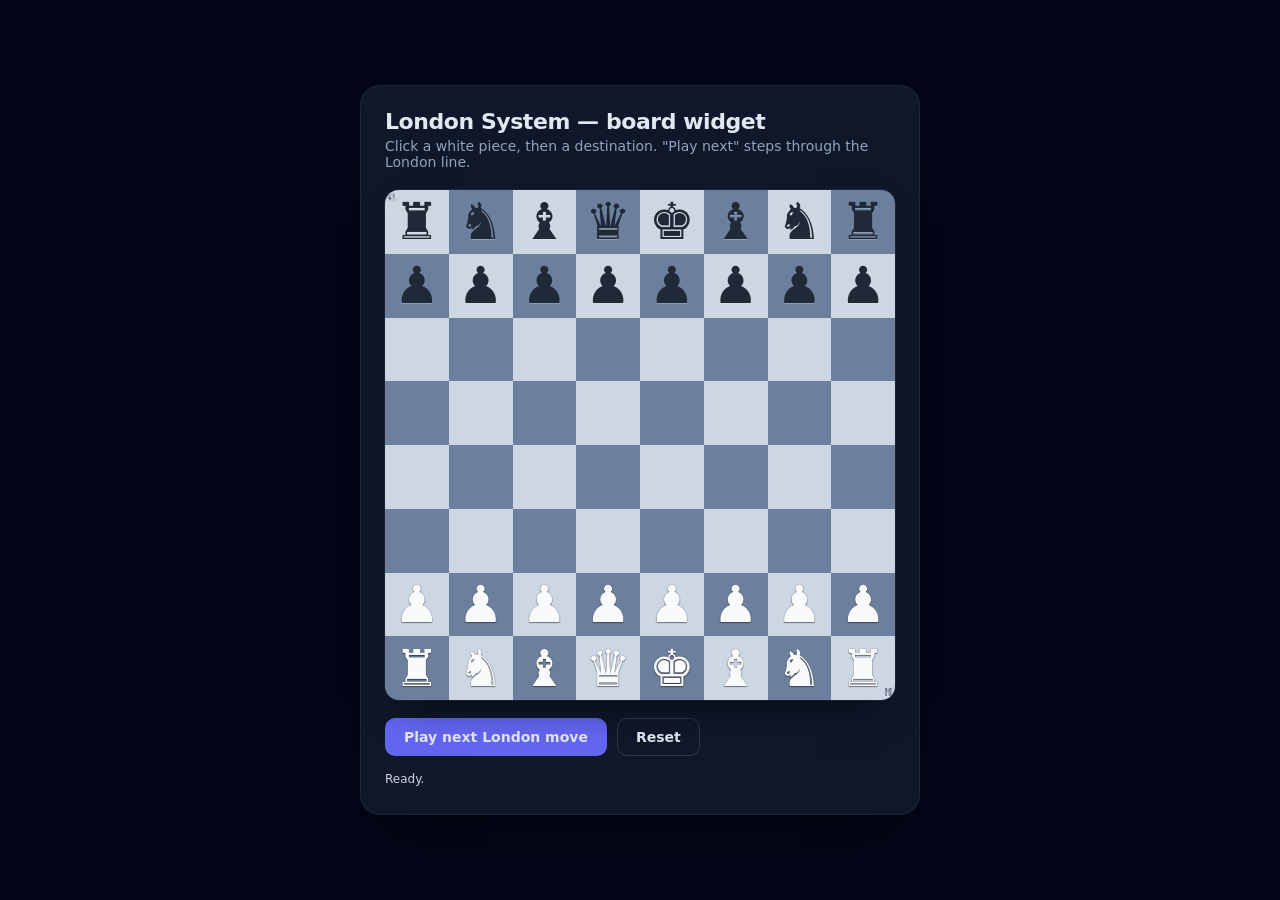
<file: board-test.html>
<!DOCTYPE html>
<html lang="en" class="dark">
<head>
  <meta charset="UTF-8" />
  <meta name="viewport" content="width=device-width, initial-scale=1.0" />
  <meta name="color-scheme" content="dark" />
  <title>Board widget — visual check</title>
  <link rel="stylesheet" href="board.css" />
  <style>
    /* Page styling demonstrates the dark-mode depth rule:
       bg (slate-950) -> card (lighter) -> board sits on the card. */
    :root { font-family: Inter, ui-sans-serif, system-ui, sans-serif; }
    * { box-sizing: border-box; }
    body {
      margin: 0; min-height: 100vh; background: #020617; color: #e2e8f0;
      display: grid; place-items: center; padding: 32px;
    }
    .card {
      width: min(560px, 100%);
      background: #0f172a;                 /* lighter than page = elevation */
      border: 1px solid rgba(255,255,255,0.06);
      border-radius: 20px; padding: 24px;
      box-shadow: 0 30px 60px -30px rgba(0,0,0,0.8);
    }
    /* Heading: tight tracking + tight leading on large text. */
    h1 { margin: 0 0 4px; font-size: 22px; font-weight: 800; letter-spacing: -0.02em; line-height: 1.1; }
    p.sub { margin: 0 0 20px; color: #94a3b8; font-size: 14px; }
    .row { display: flex; gap: 10px; margin-top: 18px; flex-wrap: wrap; }
    /* Buttons with real states: hover, active, disabled (signifiers). */
    button {
      font: inherit; font-weight: 600; font-size: 14px; color: #e2e8f0;
      padding: 10px 18px; border-radius: 10px; cursor: pointer;
      background: #6366f1; border: 1px solid transparent; transition: all 0.15s ease;
    }
    button:hover { background: #4f46e5; }
    button:active { transform: translateY(1px); }
    button.ghost { background: transparent; border-color: rgba(255,255,255,0.14); }
    button.ghost:hover { background: rgba(255,255,255,0.06); }
    button:disabled { opacity: 0.4; cursor: not-allowed; }
    .log {
      margin-top: 16px; font-size: 12px; color: #cbd5e1; min-height: 18px;
      font-variant-numeric: tabular-nums;
    }
  </style>
</head>
<body>
  <div class="card">
    <h1>London System &mdash; board widget</h1>
    <p class="sub">Click a white piece, then a destination. "Play next" steps through the London line.</p>
    <div id="board"></div>
    <div class="row">
      <button id="next">Play next London move</button>
      <button id="reset" class="ghost">Reset</button>
    </div>
    <div class="log" id="log">Ready.</div>
  </div>

  <script src="board.js"></script>
  <script>
    const START = "rnbqkbnr/pppppppp/8/8/8/8/PPPPPPPP/RNBQKBNR";
    // A scripted London teaching line (SAN-ish, expressed as from/to pairs).
    const LINE = [
      { from: "d2", to: "d4", san: "1. d4" },
      { from: "d7", to: "d5", san: "1... d5" },
      { from: "c1", to: "f4", san: "2. Bf4" },
      { from: "g8", to: "f6", san: "2... Nf6" },
      { from: "e2", to: "e3", san: "3. e3" },
      { from: "e7", to: "e6", san: "3... e6" },
      { from: "g1", to: "f3", san: "4. Nf3" },
      { from: "f8", to: "d6", san: "4... Bd6" },
      { from: "f1", to: "d3", san: "5. Bd3" },
      { from: "e8", to: "g8", san: "5... O-O (black)" },
    ];
    let ply = 0;
    const log = document.getElementById("log");

    const board = new ChessBoard(document.getElementById("board"), {
      onMove: ({ from, to, piece }) => {
        // Free-play: accept any user move so we can verify animation/capture.
        log.textContent = `You moved ${piece} ${from} \u2192 ${to}`;
        board.applyMove(from, to);
      },
    });
    board.setPosition(START);

    document.getElementById("next").addEventListener("click", () => {
      if (ply >= LINE.length) { log.textContent = "End of line."; return; }
      const m = LINE[ply++];
      board.applyMove(m.from, m.to);
      board.flash(m.to, "correct");
      log.textContent = `Played ${m.san}`;
    });
    document.getElementById("reset").addEventListener("click", () => {
      ply = 0; board.setPosition(START); log.textContent = "Reset.";
    });
  </script>
</body>
</html>
</file>
<file: board.css>
/*
  Chessboard widget styles (portable, dark-mode-first).
  Design notes (per the UI/UX checklist):
   - Depth from elevation + subtle ring, not heavy shadows.
   - Every state is a *signifier*: selectable, selected, target, last-move,
     correct (green), incorrect (red) — the board teaches how it works.
   - Piece movement is a micro-interaction (smooth slide), not a teleport.
*/

.cb {
  position: relative;
  width: 100%;
  aspect-ratio: 1 / 1;
  border-radius: 14px;
  overflow: hidden;
  /* Subtle elevation ring instead of a hard border (dark-mode depth). */
  box-shadow: 0 0 0 1px rgba(255, 255, 255, 0.06), 0 18px 40px -18px rgba(0, 0, 0, 0.7);
  user-select: none;
  touch-action: manipulation;
  /* Establish a size container so children can scale to the BOARD's rendered
     width (via cqw units), not the viewport. This is the key to pieces and
     labels always fitting their square regardless of how wide the board is. */
  container-type: size;
}

/* The 8x8 checker pattern. */
.cb-squares {
  position: absolute;
  inset: 0;
  display: grid;
  grid-template-columns: repeat(8, 1fr);
  grid-template-rows: repeat(8, 1fr);
}
.cb-sq.light { background: #cdd6e3; }
.cb-sq.dark  { background: #6c7f9c; }

/* Coordinate labels (small signifier, low emphasis). */
.cb-coord {
  position: absolute;
  font-size: clamp(7px, 1.5vw, 11px);
  font-size: clamp(7px, 2.4cqw, 11px);
  font-weight: 700;
  line-height: 1;
  opacity: 0.6;
  pointer-events: none;
}
.cb-coord.file { right: 3px; bottom: 2px; }
.cb-coord.rank { left: 3px;  top: 2px; }
/* Contrast the label against its square color. */
.cb-sq.light .cb-coord { color: #56627a; }
.cb-sq.dark  .cb-coord { color: #e8edf4; }

/* Overlay layers sit above squares, below/at pieces. */
.cb-layer { position: absolute; inset: 0; pointer-events: none; }

/* State highlights painted on squares. */
.cb-hl {
  position: absolute;
  width: 12.5%;
  height: 12.5%;
  transition: opacity 0.18s ease;
}
.cb-hl.last     { background: rgba(250, 204, 21, 0.30); }      /* last move (amber) */
.cb-hl.selected { background: rgba(99, 102, 241, 0.45); box-shadow: inset 0 0 0 3px rgba(129,140,248,0.9); }
.cb-hl.correct  { background: rgba(34, 197, 94, 0.45); }       /* green = success */
.cb-hl.incorrect{ background: rgba(239, 68, 68, 0.45); }       /* red = danger */

/* Target dots: a clear "you can move here" affordance. */
.cb-target {
  position: absolute;
  width: 12.5%;
  height: 12.5%;
  display: grid;
  place-items: center;
}
.cb-target::after {
  content: "";
  width: 28%;
  height: 28%;
  border-radius: 50%;
  background: rgba(15, 23, 42, 0.35);
}

/* Pieces: absolutely positioned, slide between squares (micro-interaction). */
.cb-piece {
  position: absolute;
  width: 12.5%;
  height: 12.5%;
  display: grid;
  place-items: center;
  /* Each square is 12.5cqw wide; ~10cqw keeps the glyph comfortably inside the
     square and centered. The vw line is a fallback for engines without
     container-query units. */
  font-size: 7vw;
  font-size: 10cqw;
  line-height: 1;
  text-align: center;
  cursor: pointer;
  transition: left 0.26s cubic-bezier(0.22, 1, 0.36, 1), top 0.26s cubic-bezier(0.22, 1, 0.36, 1);
  will-change: left, top;
}
.cb-piece.white { color: #f8fafc; text-shadow: 0 1px 1px rgba(0,0,0,0.45), 0 0 1px rgba(0,0,0,0.6); }
.cb-piece.black { color: #1f2937; text-shadow: 0 1px 0 rgba(255,255,255,0.25); }

/* Captured piece fades out as it's removed. */
.cb-piece.captured { opacity: 0; transform: scale(0.6); transition: opacity 0.2s ease, transform 0.2s ease; }

/* Incorrect-move shake (feedback micro-interaction). */
@keyframes cb-shake {
  0%, 100% { transform: translateX(0); }
  25% { transform: translateX(-6%); }
  75% { transform: translateX(6%); }
}
.cb-piece.shake { animation: cb-shake 0.3s ease; }

/* When interaction is locked, the board reads as non-interactive. */
.cb.locked .cb-piece { cursor: default; }

/* Replay/"book diagram" mode: jump between positions with NO slide animation
   (used when stepping backward or jumping), so only forward Next animates. */
.cb.no-anim .cb-piece { transition: none !important; }

/* On-board move arrow (the "show me how we got here" aid in replay mode). */
.cb-arrows { z-index: 6; }
.cb-arrows line { stroke: rgba(99, 102, 241, 0.85); stroke-width: 0.16; stroke-linecap: round; }
.cb-arrows path { fill: rgba(99, 102, 241, 0.85); }
</file>
